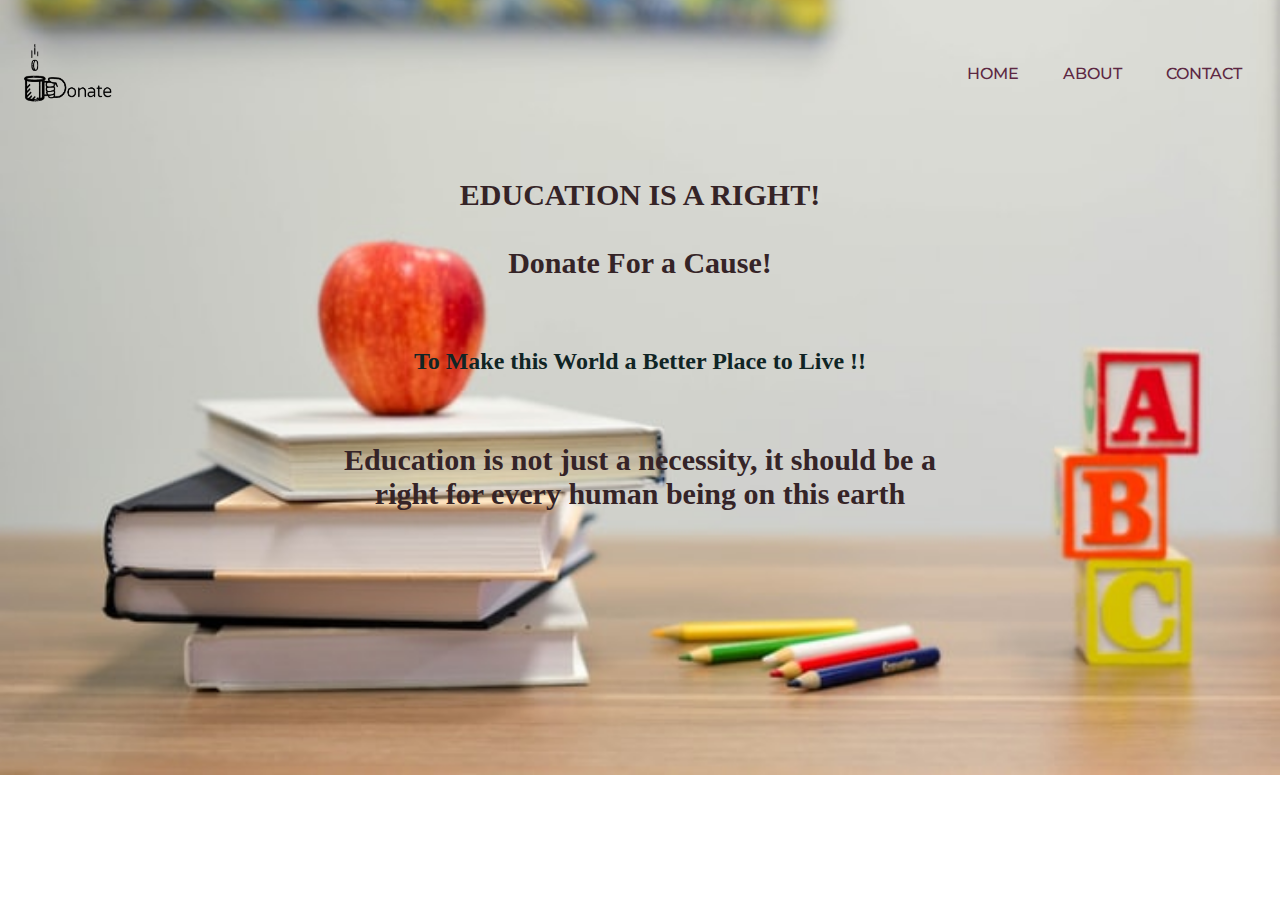
<file: index.html>
<!DOCTYPE html>
<html lang="en">
<head>
    <meta charset="UTF-8">
    <meta http-equiv="X-UA-Compatible" content="IE=edge">
    <meta name="viewport" content="width=device-width, initial-scale=1.0">
    <link rel="stylesheet" href="style.css" type="text/css">
    <title>Donation</title>
</head>
<body>
 <header>
     <img class="logo" src="img/logo.png" alt="logo" height="60px" width="90px">
            <nav>
                <ul class="nav_links">
                    <li><a href="index.html">HOME</a></li>
                    <li><a href="#about">ABOUT</a></li>
                    <li><a href="contact.html">CONTACT</a></li>
                </ul>
            </nav>
    </header>

    <section>
      <div class="container">
        <p>EDUCATION IS A RIGHT! <br><br> Donate For a Cause!</p><br>
        <h2>To Make this World a Better Place to Live !!</h2><br>
        <p>Education is not just a necessity, it should be a right for every human being on this earth</p><br><br>
        <form><script src="https://checkout.razorpay.com/v1/payment-button.js" data-payment_button_id="pl_GlEJd3HN2VQKj2" async> </script> </form>
      </div>
    </section>
  </body>
</html>
</file>
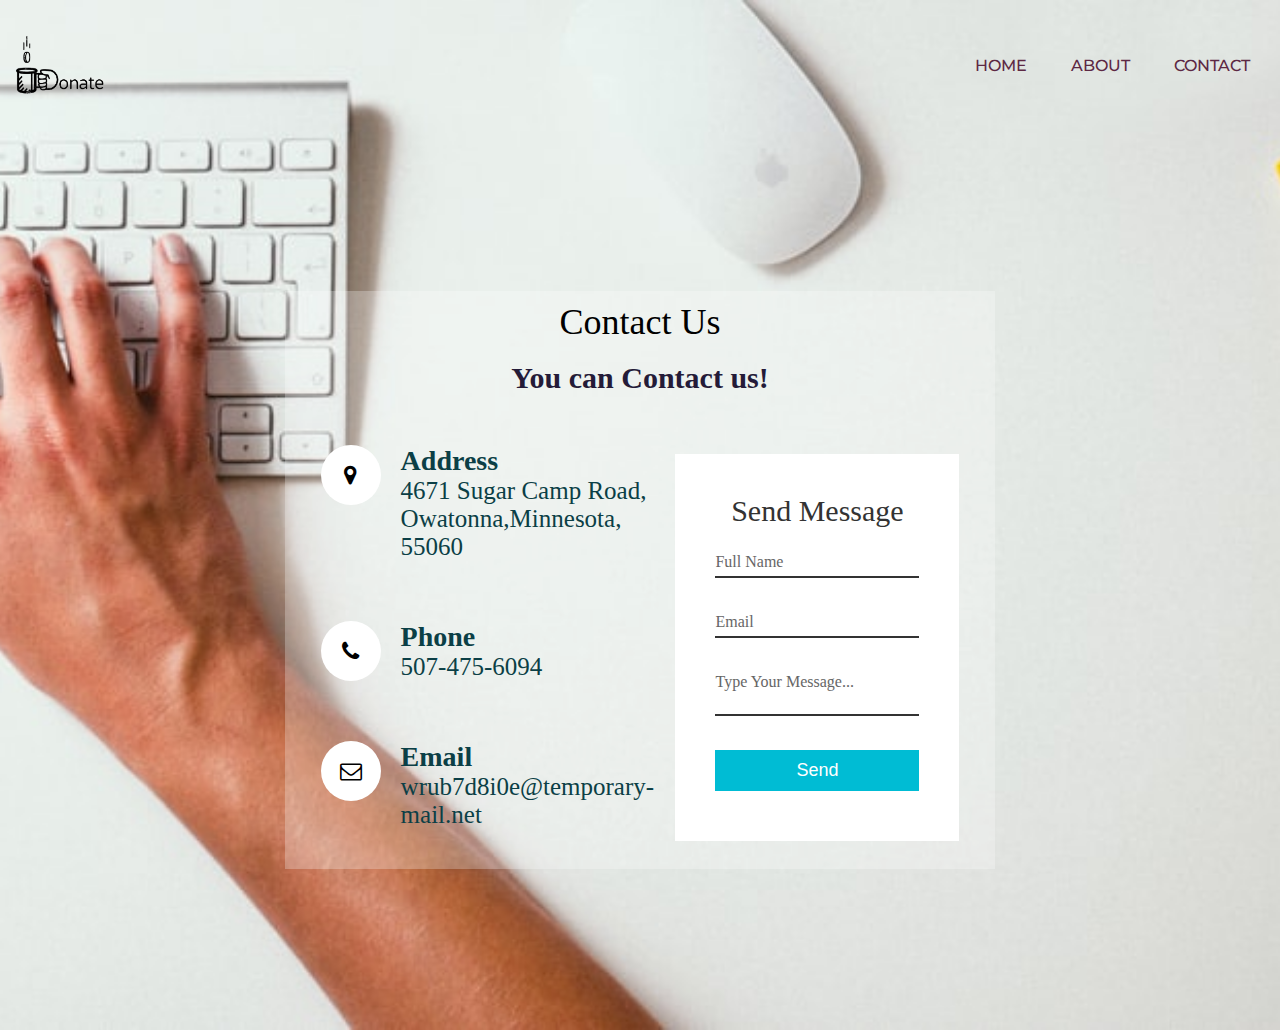
<file: contact.html>
<!DOCTYPE html>
<html lang="en">
<head>
    <meta charset="UTF-8">
    <meta http-equiv="X-UA-Compatible" content="IE=edge">
    <meta name="viewport" content="width=device-width, initial-scale=1.0">
    <link rel="stylesheet" href="style1.css" type="text/css">
    <link rel="stylesheet" href="https://stackpath.bootstrapcdn.com/font-awesome/4.7.0/css/font-awesome.min.css" integrity="sha384-wvfXpqpZZVQGK6TAh5PVlGOfQNHSoD2xbE+QkPxCAFlNEevoEH3Sl0sibVcOQVnN" crossorigin="anonymous">
    <title>Contact</title>
</head>
<body>
    <style>
        body{
            background-image: url(img/abc.jfif);
    background-position: center;
    background-repeat: no-repeat;
    background-size: cover;
        }
    </style>
    <header>
        <img class="logo" src="img/logo.png" alt="logo" height="60px" width="90px">
               <nav>
                   <ul class="nav_links">
                       <li><a href="index.html">HOME</a></li>
                       <li><a href="about.html">ABOUT</a></li>
                       <li><a href="contact.html">CONTACT</a></li>
                   </ul>
               </nav>
       </header>
       <section class="contact">
           <div class="banner">
           <div class="content">
               <h2>Contact Us</h2><br>
               <p class="cont">You can Contact us!</p>
           </div>
           <div class="container">
               <div class="contactInfo">
                   <div class="box">
                       <div class="icon"><i class="fa fa-map-marker" aria-hidden="true"></i>
                       </div>
                       <div class="text">
                           <h3>Address</h3>
                           <p>4671 Sugar Camp Road,<br>Owatonna,Minnesota,<br>55060</p>
                       </div>
                   </div>
                   <div class="box">
                    <div class="icon"><i class="fa fa-phone" aria-hidden="true"></i></div>
                    <div class="text">
                        <h3>Phone</h3>
                        <p>507-475-6094</p>
                    </div>
                </div>
                <div class="box">
                    <div class="icon"><i class="fa fa-envelope-o" aria-hidden="true"></i>
                    </div>
                    <div class="text">
                        <h3>Email</h3>
                        <p>wrub7d8i0e@temporary-mail.net</p>
                    </div>
                </div>
               </div>
               <div class="contactForm">
                   <form>
                       <h2>Send Message</h2>
                       <div class="inputBox">
                           <input type="text" name="" required="required">
                           <span>Full Name</span>
                       </div>
                       <div class="inputBox">
                           <input type="email" name="" required="required">
                           <span>Email</span>
                       </div>
                       <div class="inputBox">
                           <textarea required=
                        "required"></textarea>
                        <span>Type Your Message...</span>
                       </div>
                       <div class="inputBox">
                           <input type="submit" name="" value="Send">
                       </div>
                   </form>
               </div>
           </div>
        </div>

       </section>

     

         <!--  <form action="/action.php">
            <label for="fname">First Name</label>
            <input type="text" name="firstname" id="fname" placeholder="Your first name...">
            <label for="lname">Last Name</label>
            <input type="text" name="lastname" id="lname" placeholder="Your last name...">
            <select name="country" id="country">
                <option value="india">India</option>
                <option value="singapore">Singapore</option>
                <option value="usa">USA</option>
                <option value="canada">Canada</option>
                <option value="australia">Australia</option>
            </select>
            <label for="subject">Subject</label>
            <textarea name="subject" id="subject" placeholder="Write something..."></textarea>
            <input type="submit" value="Submit">
        </form> -->
    
</body>
</html>
</file>
<file: style.css>
@import url('https://fonts.googleapis.com/css2?family=Montserrat:wght@500&display=swap');

*{
    box-sizing: border-box;

}
li, a, button {
    font-family: "Montserrat", sans-serif;
    font-weight: 500;
    font-size: 16px;
    color: rgb(93, 40, 67);
    text-decoration: none;
}
header{
    display: flex;
    justify-content: space-between;
    align-items: center;
    padding: 30px 10px;
}
.logo{
    cursor: pointer;
    margin: 5px;
}
.nav_links{
    list-style: none;
}
.nav_links li{
    display: inline-block;
    padding: 0px 20px;
}
.nav_links li a:hover{
    color: rgb(53, 36, 39);
}
.container{
    padding: 10px 20px;
    height: 500px;
    width: 700px;
    margin: 0 auto;
    position: relative;
}
p{
    color: rgb(53, 36, 39);
    font-weight: 700;
    font-size: 30px;
    align-items: center;
    text-align: center;
}
h2{
    color: rgb(16, 37, 37);
    align-items: center;
    text-align: center;
}
button{
    padding: 10px 20px;
    align-items: center;
    cursor: pointer;
    display: flex;
    margin-top: 160px;
    margin: auto;
    border: solid;
    border-color:rgb(21, 49, 49);
    border-radius: 10px;
    color: rgb(224, 180, 188);
}
.donate{
    text-align: center;
    align-items: center;
}
button:hover{
    color: rgb(248, 214, 221);
    background-color: rgb(221, 201, 201);
}
body{
    background-image: url(img/back.jfif);
    background-position: center;
    background-repeat: no-repeat;
    background-size: cover;
}
.box{
    padding: 10px;
    margin: 40px;
    border: seashell;
    background-color: rgba(255, 245, 238, 0.411);
    border-radius: 15px;
    text-align: center;
    justify-content: center;
}
form{
    align-items: center;
    display: flex;
    justify-content: center;
}
</file>
<file: style1.css>
@import url('https://fonts.googleapis.com/css2?family=Montserrat:wght@500&display=swap');
 
*{
    box-sizing: border-box;
    margin: 0;
    padding: 0;
   /*background-color: #8f8f8f63;*/
    
}

li, a, button {
    font-family: "Montserrat", sans-serif;
    font-weight: 500;
    font-size: 16px;
    color: rgb(93, 40, 67);
    text-decoration: none;
}
header{
    display: flex;
    justify-content: space-between;
    align-items: center;
    padding: 30px 10px;
}
.logo{
    cursor: pointer;
    margin: 5px;
}
.nav_links{
    list-style: none;
}
.nav_links li{
    display: inline-block;
    padding: 0px 20px;
}
.nav_links li a:hover{
    color: rgb(53, 36, 39);
}
h3{
    color: #edf0f1;
    text-align: left;
}
p{
    color: white;
    font-size: 30px;
    text-align: left;
}
h2{
    color:darkgray;
    font-size: 40px;
    text-align: center;
}
.content{
    margin: 10px;
}
p.cont{
    color:rgb(228, 169, 169);
    font-size: 30px;
    text-align: center;
}
.contact{
    position: relative;
    min-height: 100vh;
    padding: 50px 100px;
    display: flex;
    justify-content: center;
    align-items: center;
    flex-direction: column;
}
.contact .content{
    max-width: 800px;
    text-align: center;
}
.contact .content h2{
   
    font-size: 36px;
    font-weight: 500;
    color: rgb(0, 0, 0);
}
.contact .content p{
    font-weight: 800;
    color: rgb(36, 27, 56)
}
.container{
    width: 100%;
    display: flex;
    justify-content: center;
    align-items: center;
    margin-top: 30px;
}
.banner{
    background-color: rgba(255, 255, 255, 0.267);
}
.container .contactInfo{
    width: 50%;
    display: flex;
    flex-direction: column;
}
.container .contactInfo .box{
    position: relative;
    display: flex;
    padding: 20px 0;
}
.container .contactInfo .box .icon{
    min-width: 60px;
    height: 60px;
    background: rgb(255, 255, 255);
    display: flex;
    justify-content: center;
    align-items: center;
    border-radius: 50%;
    font-size: 22px;
}
.container .contactInfo .box .text{
    display: flex;
    margin-left: 20px;
    margin-bottom: 20px;
    font-size: 16px;
    color: #fff;
    flex-direction: column;
    font-weight: 300;
}
.container .contactInfo .box .text h3{
    font-size: 28px;
    font-weight: 1500;
    color: #0b3f46;
}

.container .contactInfo .box .text p{
    font-size: 25px;
    font-weight: 2500;
    color: #0b3f46;

}
.contactForm{
    width: 40%;
    padding: 40px;
    background: #fff;
}
.contactForm h2{
    font-size: 30px;
    color: #333;
    font-weight: 500;
}
.contactForm .inputBox{
    position: relative;
    width: 100%;
    margin-top: 10px;
}
.contactForm .inputBox input,
.contactForm .inputBox textarea{
    width: 100%;
    padding: 5px 0;
    font-size: 16px;
    margin: 10px 0;
    border: none;
    border-bottom: 2px solid #333;
    outline: none;
    resize: none;
}
.contactForm .inputBox span{
    position:absolute;
    left: 0;
    padding: 5px 0;
    font-size: 16px;
    margin: 10px 0;
    pointer-events: none;
    transition: 0.5s;
    color: #666;
}
.contactForm .inputBox input:focus ~ span,
.contactForm .inputBox input:valid ~ span,
.contactForm .inputBox textarea:focus ~ span,
.contactForm .inputBox textarea:valid ~ span{
    color:#e91e63;
    font-size: 12px;
    transform: translateY(-20px);
} 
.contactForm .inputBox input[type="submit"]
{
  width: 100%;
  background: #00bcd4;
  color: #fff;
  border: none;
  cursor: pointer;
  padding: 10px;
  font-size: 18px;
}


@media(max-width: 991px){
    .contact{
        padding: 50px;
    }
    .container{
        flex-direction: column;
    }
    .container .contactInfo{
        margin-bottom: 40px;
    }
    .container .contactInfo..contactForm{
        width: 100%;
    }
}
</file>
